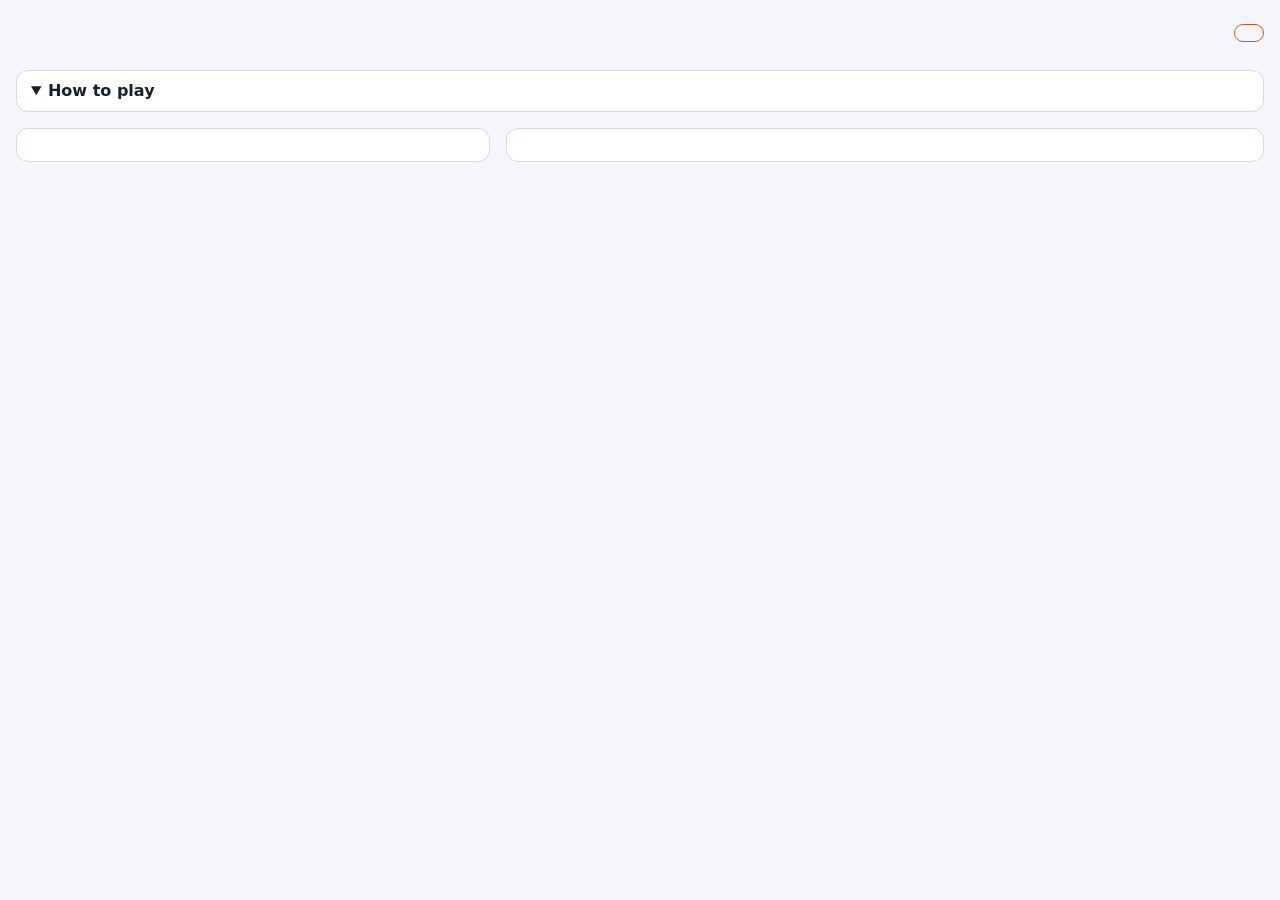
<file: index.html>
<!doctype html>
<html lang="en">
<head>
<meta charset="utf-8">
<meta name="viewport" content="width=device-width, initial-scale=1">
<meta http-equiv="refresh" content="0; url=src/index.html">
<title>Mission: Mars</title>
</head>
<body>
<p><a href="src/index.html">Open Mission: Mars</a></p>
</body>
</html>
</file>
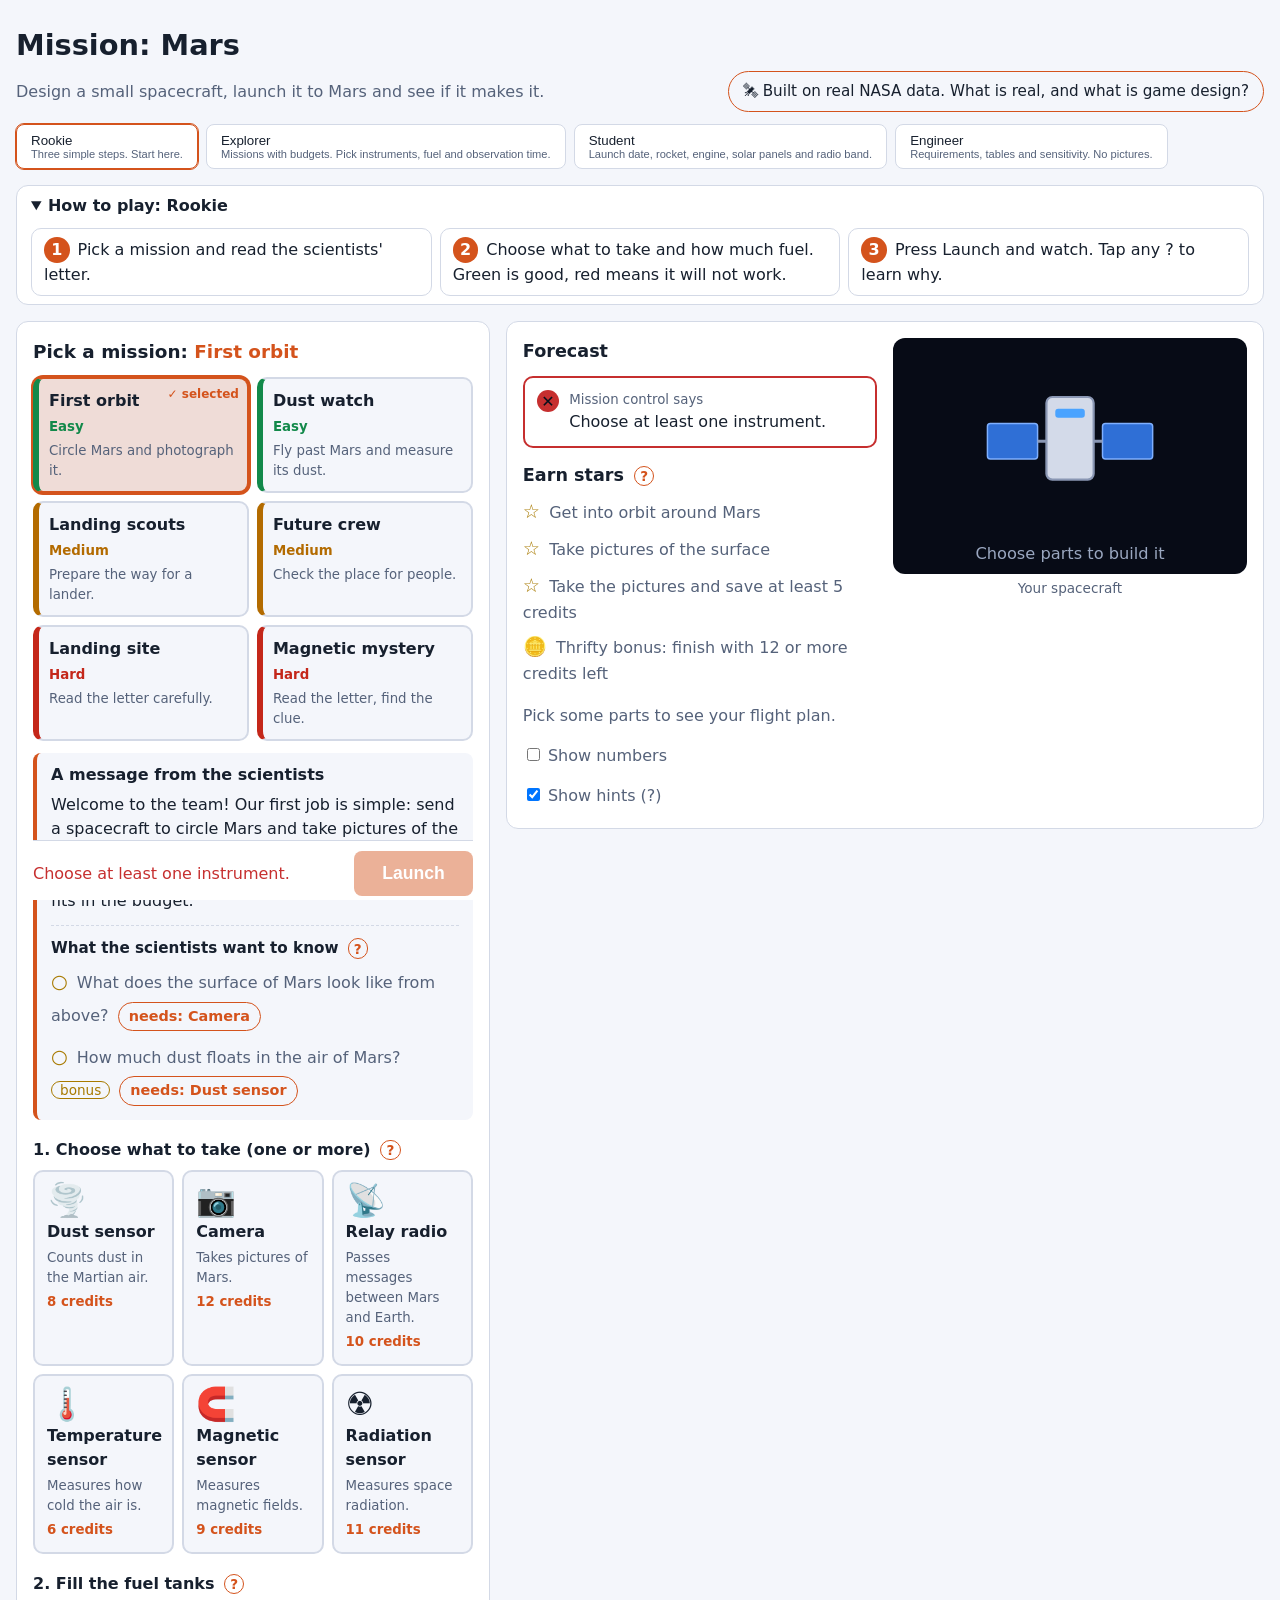
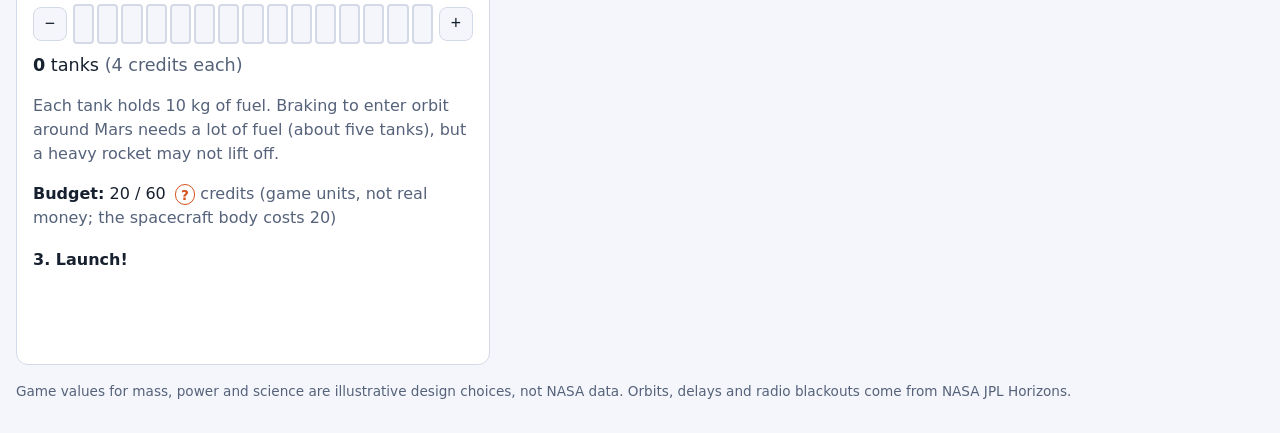
<file: src/index.html>
<!doctype html>
<html lang="en">
<head>
<meta charset="utf-8">
<meta name="viewport" content="width=device-width, initial-scale=1">
<title>Mission: Mars</title>
<link rel="stylesheet" href="style.css">
</head>
<body>
<header>
  <h1 id="title"></h1>
  <div class="tagrow"><p id="tagline"></p><button id="dataBadge" class="data-badge" type="button"></button></div>
  <nav id="profiles" aria-label="Profile"></nav>
</header>
<details id="howto" open><summary>How to play</summary><div id="howtoBody"></div></details>
<main id="app">
  <section id="setup" aria-label="Design"></section>
  <section id="forecast-panel" aria-label="Forecast"></section>
</main>
<section id="result" hidden></section>
<dialog id="term-dialog"></dialog>
<footer id="note"></footer>
<script type="module" src="js/app.js"></script>
</body>
</html>
</file>
<file: src/style.css>
:root {
  --bg: #0f1420;
  --panel: #182033;
  --text: #e8edf7;
  --muted: #9aa7c0;
  --accent: #ff7a45;
  --pass: #3ecf8e;
  --warn: #f5c451;
  --fail: #ff5d5d;
  --border: #2a3550;
}
@media (prefers-color-scheme: light) {
  :root {
    --bg: #f4f6fb;
    --panel: #ffffff;
    --text: #17202e;
    --muted: #55627a;
    --accent: #d4531c;
    --pass: #17935b;
    --warn: #a87a00;
    --fail: #c62f2f;
    --border: #d3d9e6;
  }
}
* { box-sizing: border-box; }
body { margin: 0; background: var(--bg); color: var(--text); font: 16px/1.5 system-ui, sans-serif; padding: 0 16px 32px; }
header, main, #howto, #result, footer { max-width: 1560px; margin: 0 auto; }
h1 { margin: 24px 0 4px; font-size: 1.8rem; }
#tagline { margin: 0 0 16px; color: var(--muted); }
#profiles { display: flex; gap: 8px; flex-wrap: wrap; margin-bottom: 16px; }
#profiles button { background: var(--panel); color: var(--text); border: 1px solid var(--border); border-radius: 8px; padding: 8px 14px; cursor: pointer; text-align: left; }
#profiles button[aria-pressed="true"] { border-color: var(--accent); outline: 1px solid var(--accent); }
#profiles small { display: block; color: var(--muted); }
main { display: grid; grid-template-columns: 1fr 1fr; gap: 16px; }
@media (max-width: 760px) { main { grid-template-columns: 1fr; } }
section { background: var(--panel); border: 1px solid var(--border); border-radius: 12px; padding: 16px; }
main section h2 { margin: 0 0 12px; font-size: 1.1rem; }
label { display: block; margin: 12px 0 4px; font-weight: 600; }
select, input[type="number"], input[type="date"] { width: 100%; padding: 8px; background: var(--bg); color: var(--text); border: 1px solid var(--border); border-radius: 6px; font: inherit; }
input[type="range"] { width: 100%; }
.value { color: var(--muted); font-weight: 400; margin-left: 6px; }
.indicators { display: grid; grid-template-columns: repeat(auto-fit, minmax(150px, 1fr)); gap: 8px; margin-bottom: 16px; }
.indicator { background: var(--bg); border: 1px solid var(--border); border-radius: 8px; padding: 8px 10px; border-left-width: 4px; }
.indicator.pass { border-left-color: var(--pass); }
.indicator.warn { border-left-color: var(--warn); }
.indicator.fail { border-left-color: var(--fail); }
.indicator .v { font-size: 1.25rem; font-weight: 700; }
.indicator .s { color: var(--muted); font-size: .85rem; }
.check { display: flex; gap: 8px; padding: 6px 0; border-bottom: 1px solid var(--border); }
.badge { flex: none; width: 1.4em; height: 1.4em; border-radius: 50%; text-align: center; font-weight: 700; color: #08101c; }
.badge.pass { background: var(--pass); }
.badge.warn { background: var(--warn); }
.badge.fail { background: var(--fail); }
.check small { display: block; color: var(--muted); }
.term { background: none; border: 0; border-bottom: 1px dotted var(--accent); color: inherit; font: inherit; padding: 0; cursor: help; }
.launch { margin-top: 16px; width: 100%; padding: 12px; font-size: 1.1rem; font-weight: 700; background: var(--accent); color: #fff; border: 0; border-radius: 8px; cursor: pointer; }
.launch:disabled { opacity: .45; cursor: not-allowed; }
#howto, #result { margin-top: 16px; }
#howto ol { margin: 8px 0 0; padding-left: 20px; }
.event { border-left: 4px solid var(--pass); padding: 4px 12px; margin: 12px 0; }
.event.degraded { border-color: var(--warn); }
.event.lost { border-color: var(--fail); }
.event h3 { margin: 0; font-size: 1rem; }
.event .hint { color: var(--muted); }
.stars { font-size: 2rem; color: var(--warn); }
dialog { background: var(--panel); color: var(--text); border: 1px solid var(--border); border-radius: 12px; max-width: 520px; width: calc(100% - 32px); }
dialog::backdrop { background: rgba(0,0,0,.5); }
dialog h3 { margin-top: 0; }
dialog .level { margin: 10px 0; }
dialog .level b { color: var(--accent); }
dialog ul { padding-left: 18px; font-size: .85rem; word-break: break-all; }
footer { margin-top: 16px; color: var(--muted); font-size: .85rem; }
svg.diagram { width: 100%; max-width: 360px; height: auto; margin: 8px 0; }
.muted { color: var(--muted); }
#setup h2 { font-size: 1.15rem; }
#setup h3 { margin: 18px 0 8px; font-size: 1rem; }
.cards { display: grid; grid-template-columns: repeat(auto-fit, minmax(130px, 1fr)); gap: 8px; }
.card { display: flex; flex-direction: column; gap: 4px; align-items: flex-start; text-align: left; background: var(--bg); color: var(--text); border: 2px solid var(--border); border-radius: 10px; padding: 12px; cursor: pointer; font: inherit; }
.card .icon { font-size: 2rem; line-height: 1; }
.card small { color: var(--muted); }
.card[aria-pressed="true"] { border-color: var(--accent); }
.stepper { display: flex; align-items: center; gap: 10px; }
.stepper button { flex: none; width: 48px; height: 48px; border-radius: 50%; border: 2px solid var(--border); background: var(--bg); color: var(--text); font-size: 1.6rem; cursor: pointer; }
.tanks { display: flex; gap: 3px; flex: 1; }
.tank { flex: 1; height: 40px; border: 2px solid var(--border); border-radius: 4px; background: var(--bg); }
.tank.full { background: var(--accent); border-color: var(--accent); }
.count { margin: 6px 0 0; font-size: 1.1rem; }
.advice { display: flex; gap: 10px; align-items: flex-start; padding: 12px; border-radius: 10px; border: 2px solid var(--border); margin-bottom: 14px; }
.advice.pass { border-color: var(--pass); }
.advice.warn { border-color: var(--warn); }
.advice.fail { border-color: var(--fail); }
.advice small { color: var(--muted); display: block; }
.meter-row { margin: 10px 0; }
.meter-head { display: flex; justify-content: space-between; align-items: center; gap: 8px; }
.meter { height: 14px; background: var(--bg); border: 1px solid var(--border); border-radius: 7px; overflow: hidden; margin-top: 4px; }
.meter-fill { height: 100%; transition: width .25s; }
.meter-fill.pass { background: var(--pass); }
.meter-fill.warn { background: var(--warn); }
.meter-fill.fail { background: var(--fail); }
.toggle { display: block; margin-top: 16px; font-weight: 400; color: var(--muted); }
.indicators { margin-top: 14px; }
.diagram-box { margin: 0 0 14px; }
.diagram-box figcaption { color: var(--muted); font-size: .85rem; }
svg.diagram { display: block; margin: 0 auto 6px; max-width: 520px; background: #070b16; border-radius: 12px; }
svg.diagram .orbit { fill: none; stroke-width: 1; }
svg.diagram .earth-orbit { stroke: #4aa3ff; opacity: .5; }
svg.diagram .mars-orbit { stroke: #ff7a45; opacity: .5; }
svg.diagram .route { fill: none; stroke: #f5f7ff; stroke-width: 2; stroke-dasharray: 4 4; }
svg.diagram .route.go { stroke-dasharray: 1200; stroke-dashoffset: 1200; animation: fly 3s ease-out forwards; }
@keyframes fly { to { stroke-dashoffset: 0; } }
@media (prefers-reduced-motion: reduce) { svg.diagram .route.go { animation: none; stroke-dashoffset: 0; } }
svg.diagram .sun { fill: #ffd34d; }
svg.diagram .planet.earth { fill: #4aa3ff; }
svg.diagram .planet.mars { fill: #ff7a45; }
svg.diagram .planet.ghost { fill: none; stroke: #ff7a45; stroke-width: 2; stroke-dasharray: 3 2; }
svg.diagram .lbl { fill: #e8edf7; font: 11px system-ui, sans-serif; }
svg.diagram .lbl-date { fill: #9aa7c0; font-size: 10px; }
fieldset { border: 1px solid var(--border); border-radius: 8px; margin: 12px 0 0; padding: 6px 12px 10px; }
legend { font-weight: 600; padding: 0 6px; }
.check-line { display: flex; gap: 8px; align-items: center; font-weight: 400; margin: 6px 0; }
.missions { display: grid; grid-template-columns: repeat(auto-fit, minmax(150px, 1fr)); gap: 8px; }
.mission { display: flex; flex-direction: column; gap: 4px; text-align: left; background: var(--bg); color: var(--text); border: 2px solid var(--border); border-radius: 10px; padding: 10px; cursor: pointer; font: inherit; }
.mission small { color: var(--muted); }
.mission[aria-pressed="true"] { border-color: var(--accent); }
.goals { margin-bottom: 14px; }
.goals h2 { margin: 0 0 6px; }
.goals ul { list-style: none; margin: 0; padding: 0; }
.goals li { padding: 4px 0; color: var(--muted); }
.goals li.met { color: var(--text); font-weight: 600; }
.goal-star { color: var(--warn); font-size: 1.2rem; margin-right: 4px; }
.launch.secondary { background: transparent; color: var(--accent); border: 2px solid var(--accent); margin-top: 8px; }
.letter { background: var(--bg); border-left: 4px solid var(--accent); border-radius: 8px; padding: 10px 14px; margin: 12px 0; }
.letter p { margin: 6px 0 0; }
.asked { list-style: none; padding: 0; margin: 0; }
.asked li { padding: 4px 0; color: var(--muted); }
.asked li.met { color: var(--text); }
.tag { font-size: .75rem; border: 1px solid var(--border); border-radius: 999px; padding: 0 6px; }
.cost { font-weight: 600; color: var(--accent) !important; }
.budget { margin: 12px 0 0; }
.qlist { list-style: none; padding: 0; margin: 6px 0 0; }
.qlist li { margin: 8px 0; }
.score { font-size: 1.2rem; margin: 8px 0; }
.level-tag { color: var(--accent) !important; font-weight: 600; }
.craft { margin: 0 0 14px; }
.craft svg { display: block; margin: 0 auto; max-width: 340px; background: #070b16; border-radius: 12px; }
.craft figcaption { text-align: center; color: var(--muted); font-size: .85rem; margin-top: 4px; }
.craft .cb { fill: #d3dae9; stroke: #8a97b4; stroke-width: 1.5; }
.craft .cw { fill: #4aa3ff; }
.craft .cp rect { fill: #2f6fd6; stroke: #7fb0ff; stroke-width: 1; }
.craft .strut { stroke: #8a97b4; stroke-width: 2; }
.craft .ci { fill: #ffd34d; stroke: #b88f00; stroke-width: 1; }
.craft .ci2 { fill: #ffe998; }
.craft .lens { fill: #1b2540; stroke: #7fb0ff; stroke-width: 1; }
.craft .hot { fill: #ff5d5d; }
.craft .mag { fill: none; stroke: #b88f00; stroke-width: 1.5; }
.craft .rad { fill: #b88f00; }
.craft .ct { fill: #ff7a45; stroke: #ffb08c; stroke-width: 1; }
.craft .hint { fill: #9aa7c0; font: 11px system-ui, sans-serif; }
.stage { text-align: center; }
.launchpad { display: block; margin: 0 auto; max-width: 360px; width: 100%; background: linear-gradient(#070b16, #1b2a4a); border-radius: 12px; }
.launchpad .ground { fill: #3b4458; }
.launchpad .r-body { fill: #e8edf7; stroke: #8a97b4; }
.launchpad .r-win { fill: #4aa3ff; }
.launchpad .r-fin { fill: #ff7a45; }
.launchpad .flame { fill: #ffb347; opacity: 0; transform-origin: 150px 132px; }
.launchpad .flame.on { opacity: 1; animation: flicker .12s infinite alternate; }
.launchpad .rocket.lift { animation: lift 1.8s ease-in forwards; }
.launchpad .rocket.shake { animation: shake .15s 8; }
@keyframes lift { to { transform: translateY(-230px); } }
@keyframes flicker { from { transform: scaleY(.8); } to { transform: scaleY(1.25); } }
@keyframes shake { 0%, 100% { transform: translateX(0); } 50% { transform: translateX(3px); } }
.hud { font-size: 1.4rem; font-weight: 700; margin: 10px 0 4px; min-height: 2rem; }
.skip { background: none; border: 1px solid var(--border); color: var(--muted); border-radius: 6px; padding: 4px 12px; cursor: pointer; }
.star { display: inline-block; }
.star.on { animation: starpop .5s both; animation-delay: calc(var(--i) * .35s); }
@keyframes starpop { from { transform: scale(0) rotate(-120deg); opacity: 0; } to { transform: scale(1) rotate(0); opacity: 1; } }
svg.diagram .ship { fill: #ffffff; stroke: #ff7a45; stroke-width: 2; }
@media (prefers-reduced-motion: reduce) { .star.on { animation: none; } }
:root { --lvl-easy: #2fbf71; --lvl-medium: #f0a020; --lvl-hard: #ff4d3d; }
@media (prefers-color-scheme: light) { :root { --lvl-easy: #12894a; --lvl-medium: #b36b00; --lvl-hard: #c4271a; } }
.mission { border-left-width: 6px; }
.mission[data-level="Easy"] { border-left-color: var(--lvl-easy); }
.mission[data-level="Medium"] { border-left-color: var(--lvl-medium); }
.mission[data-level="Hard"] { border-left-color: var(--lvl-hard); }
.mission[data-level="Easy"] .level-tag { color: var(--lvl-easy) !important; }
.mission[data-level="Medium"] .level-tag { color: var(--lvl-medium) !important; }
.mission[data-level="Hard"] .level-tag { color: var(--lvl-hard) !important; }
.mission[aria-pressed="true"] { border-color: var(--accent); border-left-width: 6px; }
.mission[aria-pressed="true"][data-level="Easy"] { border-left-color: var(--lvl-easy); }
.mission[aria-pressed="true"][data-level="Medium"] { border-left-color: var(--lvl-medium); }
.mission[aria-pressed="true"][data-level="Hard"] { border-left-color: var(--lvl-hard); }
#howto { max-width: 1560px; margin: 0 auto 16px; background: none; border: 0; padding: 0; }
#howto .steps { display: flex; flex-wrap: wrap; gap: 8px; list-style: none; margin: 0; padding: 0; counter-reset: s; }
#howto .steps li { counter-increment: s; flex: 1 1 240px; background: var(--panel); border: 1px solid var(--border); border-radius: 10px; padding: 8px 12px; font-size: 1rem; }
#howto .steps li::before { content: counter(s); display: inline-block; width: 1.6em; height: 1.6em; line-height: 1.6em; text-align: center; border-radius: 50%; background: var(--accent); color: #fff; font-weight: 700; margin-right: 8px; }
.launchbar { position: sticky; bottom: 0; z-index: 5; background: var(--panel); border-top: 1px solid var(--border); padding: 10px 0 4px; margin-top: 16px; display: flex; gap: 12px; align-items: center; flex-wrap: wrap; }
.launchbar .launch { margin: 0; flex: 0 0 auto; width: auto; padding: 12px 28px; }
.launch-status { flex: 1 1 200px; font-size: 1rem; }
.launch-status.fail { color: var(--fail); }
.launch-status.warn { color: var(--warn); }
.launch-status.pass { color: var(--pass); }
.need { display: inline-block; font-size: .9rem; font-weight: 600; color: var(--accent); border: 1px solid var(--accent); border-radius: 999px; padding: 0 10px; margin-left: 4px; }
.tag { font-size: .85rem; color: var(--warn); border-color: var(--warn); padding: 0 8px; }
.asked li { font-size: 1rem; line-height: 1.9; }
.qmark { display: inline-flex; align-items: center; justify-content: center; width: 1.5em; height: 1.5em; margin-left: 4px; border-radius: 50%; border: 1.5px solid var(--accent); background: transparent; color: var(--accent); font: 700 .85rem system-ui, sans-serif; cursor: pointer; vertical-align: middle; padding: 0; }
.qmark:hover, .qmark:focus-visible { background: var(--accent); color: #fff; }
body.no-hints .qmark { display: none; }
.why { margin-top: 6px; padding: 6px 10px; background: var(--bg); border-radius: 8px; font-size: .95rem; }
.waiting { margin: 12px 0; font-size: 1rem; }
#howto { max-width: 1560px; margin: 0 auto 16px; background: var(--panel); border: 1px solid var(--border); border-radius: 12px; padding: 8px 14px; }
#howto summary { cursor: pointer; font-weight: 700; }
#howto .steps { margin-top: 10px; }
.data-badge { display: block; margin: 0 0 14px; padding: 8px 14px; background: transparent; color: var(--text); border: 1px solid var(--accent); border-radius: 999px; font: inherit; font-size: .95rem; cursor: pointer; text-align: left; }
.data-badge:hover, .data-badge:focus-visible { background: var(--accent); color: #fff; }
.asks { margin-top: 12px; padding-top: 10px; border-top: 1px dashed var(--border); }
.asks b { font-size: .95rem; }
.basis { font-size: .9rem; border-left: 3px solid var(--accent); padding-left: 10px; margin: 12px 0; }
dialog h4 { margin: 14px 0 4px; color: var(--accent); }
.small { font-size: .85rem; color: var(--muted); }

.tagrow { display: flex; align-items: center; justify-content: space-between; gap: 16px; flex-wrap: wrap; margin-bottom: 12px; }
.tagrow #tagline { margin: 0; }
.tagrow .data-badge { margin: 0; }
.done { display: block; margin-top: 4px; color: var(--warn); font-size: .95rem; letter-spacing: 2px; }
.chart svg { width: 100%; height: auto; background: var(--bg); border-radius: 8px; }
.chart .curve { fill: none; stroke: var(--accent); stroke-width: 2; }
.chart .cursor { stroke: var(--pass); stroke-width: 2; stroke-dasharray: 4 3; }
.chart .ax { fill: var(--muted); font-size: 10px; }
.math { margin-top: 12px; font-size: .9rem; }
.math summary { cursor: pointer; font-weight: 700; }
.math table { width: 100%; border-collapse: collapse; margin-top: 6px; }
.math td { padding: 3px 6px; border-bottom: 1px solid var(--border); }
.math td:last-child { text-align: right; white-space: nowrap; }

.qlist { list-style: none; padding: 0; margin: 6px 0 0; }
.qlist li { padding: 6px 10px; margin: 6px 0; border-left: 4px solid var(--pass); background: var(--bg); border-radius: 6px; }
.qlist li.ok { color: var(--pass); }
.qlist li.ok b, .qlist li.miss b { color: var(--text); }
.qlist li.miss { border-left-color: var(--fail); color: var(--fail); }
.recap li { color: var(--fail); }
.recap li.met { color: var(--pass); font-weight: 600; }
.recap li .goal-star { color: inherit; }

.record { color: var(--pass); font-weight: 700; }
.attempts ol { margin: 4px 0; padding-left: 22px; }

.report { margin: 16px 0; padding: 10px 14px; background: var(--panel); border: 1px solid var(--border); border-radius: 10px; }
.report summary { cursor: pointer; font-weight: 700; }
.bar { margin: 14px 0; }
.bar svg { width: 100%; height: auto; background: var(--bg); border-radius: 6px; }
.bar .curve { fill: none; stroke: var(--accent); stroke-width: 2; }
.bar .ax { fill: var(--muted); font-size: 10px; }
.legend { display: flex; flex-wrap: wrap; gap: 4px 14px; font-size: .85rem; margin-top: 4px; }
.lg i { display: inline-block; width: 10px; height: 10px; margin-right: 4px; border-radius: 2px; }
.diagnosis { border-left: 4px solid var(--fail); padding: 4px 12px; margin: 10px 0; background: var(--bg); border-radius: 6px; }
.diagnosis.ok { border-color: var(--pass); }
.diagnosis li.fail { color: var(--fail); }
.diagnosis li.warn { color: var(--warn); }
.facts { width: 100%; border-collapse: collapse; font-size: .9rem; }
.facts td { padding: 3px 6px; border-bottom: 1px solid var(--border); }
.facts td:last-child { text-align: right; white-space: nowrap; }
.challenge { padding: 8px 12px; border: 1px dashed var(--accent); border-radius: 8px; }

.risk { margin: 12px 0; padding: 8px 12px; border-left: 4px solid var(--pass); background: var(--bg); border-radius: 6px; }
.risk.warn { border-color: var(--warn); }
.risk.fail { border-color: var(--fail); }
.risk ul { margin: 4px 0; padding-left: 20px; font-size: .95rem; }

main { grid-template-columns: minmax(360px, 5fr) minmax(0, 8fr); align-items: start; }
#forecast-panel { position: sticky; top: 8px; max-height: calc(100vh - 16px); overflow-y: auto; }
.fc-grid { display: grid; grid-template-columns: 1fr; gap: 16px; }
@media (min-width: 1150px) { .fc-grid { grid-template-columns: minmax(0, 1fr) minmax(0, 1fr); } }
.fc-visual svg.diagram { max-width: 100%; }
.fc-visual .craft svg { max-width: 100%; }
.fc-status .meter-row { margin: 6px 0; }
@media (max-width: 760px) { main { grid-template-columns: 1fr; } #forecast-panel { position: static; max-height: none; } }

.dots { font-size: 1.3rem; color: var(--warn); }
.dot.on { color: var(--pass); }
.how { margin-top: 6px; font-size: .9rem; }
.how summary { cursor: pointer; }

.attempts { overflow-x: auto; }
.facts th { text-align: left; font-size: .8rem; color: var(--muted); padding: 3px 6px; border-bottom: 1px solid var(--border); }
.attempts .facts td { text-align: left; white-space: nowrap; }

.worked { margin: 14px 0; overflow-x: auto; }
.worked td { vertical-align: top; }
.worked td:last-child { white-space: nowrap; }
.worked code { font-size: .85rem; }

body.analyst .icon { display: none; }
body.analyst .card { min-height: 0; }
.sens { overflow-x: auto; margin-top: 12px; }
.sens td { white-space: nowrap; }

.group { margin: 14px 0; padding: 4px 12px 10px; border: 1px solid var(--border); border-radius: 10px; }
.group h3 { margin: 10px 0 4px; }

.bench { margin: 14px 0; overflow-x: auto; }
.bench td { white-space: nowrap; }

.mgroup { margin: 14px 0 2px; font-size: .85rem; text-transform: uppercase; letter-spacing: .05em; color: var(--muted); }
.fix { display: block; color: var(--accent); font-weight: 600; margin-top: 2px; }

.picked { color: var(--accent); }
.mission[aria-pressed="true"] { background: color-mix(in srgb, var(--accent) 16%, var(--bg)); box-shadow: 0 0 0 2px var(--accent); position: relative; }
.mission[aria-pressed="true"]::after { content: "✓ selected"; position: absolute; top: 6px; right: 8px; font-size: .75rem; font-weight: 700; color: var(--accent); }

.live { color: var(--muted); font-size: .85rem; font-weight: 400; }
.lesson { padding: 6px 10px; background: var(--bg); border-left: 3px solid var(--accent); border-radius: 6px; }
.takeaway { margin: 12px 0; padding: 8px 12px; border-left: 4px solid var(--pass); background: var(--bg); border-radius: 6px; }

.stepper { display: flex; gap: 6px; align-items: center; margin: 4px 0 8px; }
.stepper button { width: 34px; height: 34px; border-radius: 8px; border: 1px solid var(--border); background: var(--bg); color: var(--text); font-size: 1.1rem; cursor: pointer; }
.stepper input[type="number"] { width: 90px; padding: 6px; border-radius: 8px; border: 1px solid var(--border); background: var(--bg); color: var(--text); font: inherit; }

.unmet { margin: 8px 0 12px; padding: 8px 12px; border-left: 4px solid var(--fail); background: var(--bg); border-radius: 6px; }
.unmet ul { margin: 4px 0 0; padding-left: 18px; }

.mission[aria-pressed="true"] > b { padding-right: 5rem; }

.mc, .linkbudget { margin: 12px 0; }
.mc h3, .linkbudget h3 { margin: 0 0 6px; }
.hist { width: 100%; max-width: 320px; color: var(--accent); }
.exports { margin: 10px 0; }
.assumptions table { font-size: .85rem; }

@media (min-width: 1150px) { body.analyst .fc-grid { grid-template-columns: minmax(0, 1fr) minmax(0, 1.35fr); } }
.launchbar .secondary { margin-right: 8px; }

.anchors { position: sticky; top: 0; z-index: 2; display: flex; flex-wrap: wrap; gap: 6px; padding: 6px 0; margin: 0 0 8px; background: var(--panel); }
.anchors a { padding: 3px 10px; border: 1px solid var(--border); border-radius: 999px; font-size: .8rem; color: var(--text); text-decoration: none; }
.anchors a:hover { border-color: var(--accent); color: var(--accent); }
.reqhint { display: block; margin: 2px 0 6px 1.6em; color: var(--muted); font-size: .8rem; }
</file>
